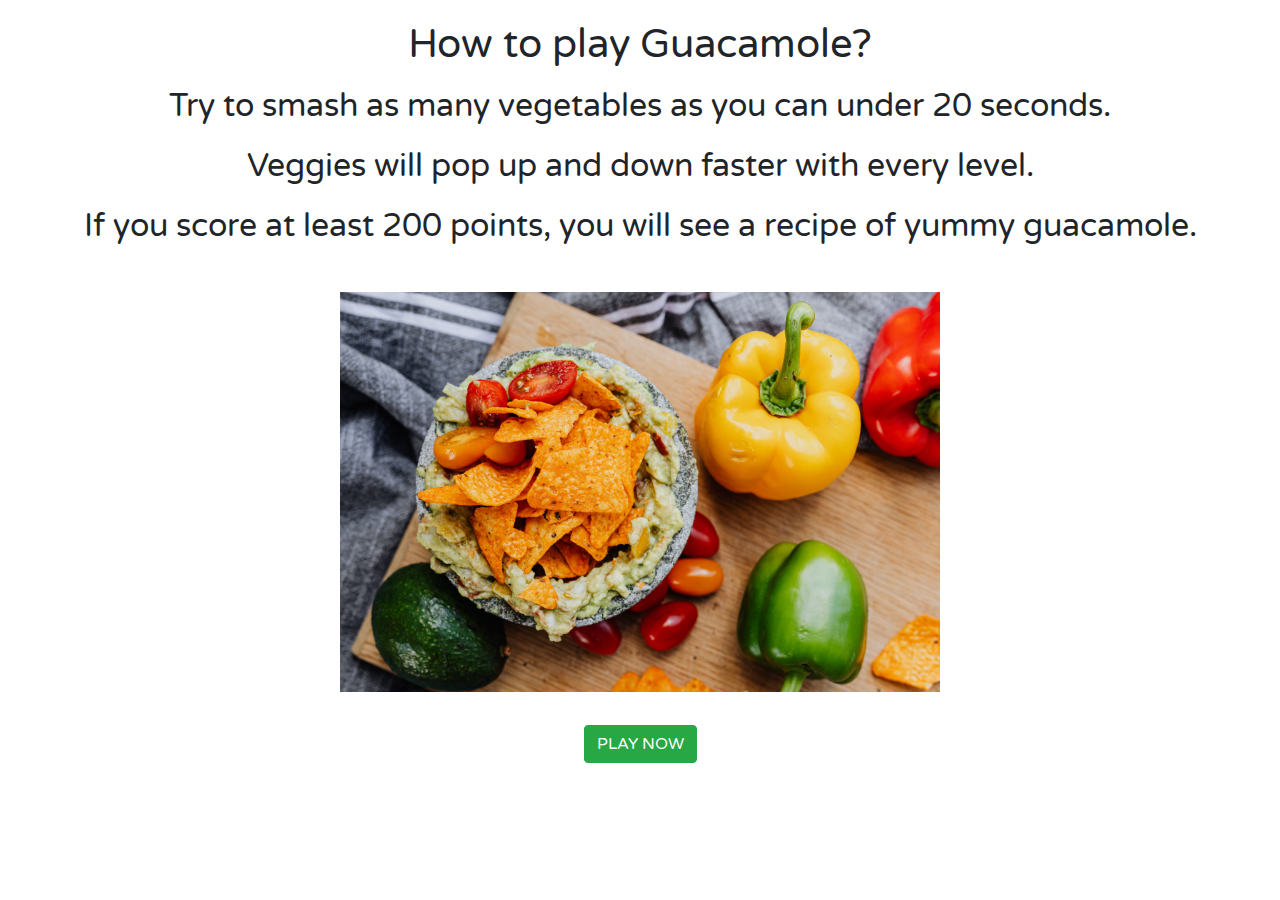
<file: rules.html>
<!DOCTYPE html>
<html lang="en">

<head>
    <meta charset="UTF-8">
    <meta name="viewport" content="width=device-width, initial-scale=1.0">

    <!-- FontAwesome -->
    <link rel="stylesheet" href="https://use.fontawesome.com/releases/v5.12.1/css/all.css" crossorigin="anonymous">

    <!-- Boostrap -->
    <link rel="stylesheet" href="https://stackpath.bootstrapcdn.com/bootstrap/4.5.2/css/bootstrap.min.css" />
    <link rel="https://stackpath.bootstrapcdn.com/bootstrap/4.5.2/js/bootstrap.min.js" />

    <!-- CSS -->
    <link rel="stylesheet" href="assets/css/style.css" type="text/css" />

    <title>Guacamole</title>
</head>

<body>
    <div class="rules">
        <h1>How to play Guacamole?</h1>
        <p>Try to smash as many vegetables as you can under 20 seconds.
            <br> Veggies will pop up and down faster with every level.
            <br>If you score at least 200 points, you will see a recipe of yummy guacamole.
        </p>
        <img id="quacamole" src="assets/images/guacamole.jpg" alt="guacamole">
        <div><button class="btn btn-success" onclick="window.location.href = 'game.html'">PLAY NOW</button></div>
    </div>
</body>

</html>
</file>
<file: assets/css/style.css>
@import url('https://fonts.googleapis.com/css2?family=Varela+Round&display=swap');

body {
font-family: 'Varela Round', sans-serif;
text-align: center;
}

/* Styles for header */
#top {
margin-bottom: 0;
}

#playMusic {
font-size: 1.4rem;
color: green;
width:40px;
height:40px; 
display: block;
margin: auto;
float: left;
border-radius: 5px;
border: 1px solid darkgreen;
padding: 0;
}

.rightButton {
font-size: 1.4rem;
color: green;
width:40px;
height:40px;  
display: block;
margin: auto;
float: right; 
border-radius: 5px;
border: 1px solid darkgreen;
padding: 0;
}

.highScore {
font-size: 1.1rem;
padding: 0;  
}

/* Styles for invitation to play */
.welcome {
position: relative;
}   

.welcome-message {
font-size:4vw;
}

#welcomeAvocado {
width: 100%;
}

#go {
background-color: green;
position: absolute;
top: 50%;
left: 50%;
-ms-transform: translate(-50%, -50%);
-webkit-transform: translate(-50%, -50%);
transform: translate(-50%, -50%);
color: white;
padding: 4px 8px;
border: none;
cursor: pointer;
border-radius: 5px;
}

#playNow {
background-color: green;
position: absolute;
margin: 0;
top: 50%;
left: 50%;
-ms-transform: translate(-50%, -50%);
-webkit-transform: translate(-50%, -50%);
transform: translate(-50%, -50%);
color: white;
padding: 4px 8px;
border: none;
cursor: pointer;
border-radius: 5px;
}

/* Styles for game field */
#game {
position: relative;
background-color: yellow;
overflow: hidden;
}

.veg {
width: 100%;
}

.down {
visibility: hidden;
}

.smashed {
width: 100%;
}

.bowl {
width: 100%;
}

.veg, .bowl {
-webkit-user-select: none;
-ms-user-select: none;
user-select: none;
}

.empty {
height: 20px;
}

.scoreTimeDisplay {
font-size: 22px;
background-color: lightgreen;
}

#timer,
#score {
border: 3px solid #cccccc;
padding: 0 5px;
border-radius: 5px;
}

/* Styles for countdown before the game */
#secondsToStart {
width: 60%;
height: auto;
background:rgba(15, 231, 15, 0.4);
font-size: 1.8rem;
text-align: center;
position: absolute;
top: 50%;
left: 50%;
-ms-transform: translate(-50%, -50%);
-webkit-transform: translate(-50%, -50%);
transform: translate(-50%, -50%);
border: 1px solid darkgreen;
}

@media (min-width: 500px){ 
#top button {
width: 60px;
height: 60px;
}

#secondsToStart {
width: 260px;
height: 160px;
background:rgba(15, 231, 15, 0.4);
font-size: 2rem;
}

#welcomeAvocado {
position: relative;
width: 500px;
height: auto;
}

#go {
padding: 8px 12px;
}

#playNow {
margin: 0;
padding: 12px 24px;
top: 50%;
left: 50%;
-ms-transform: translate(-50%, -50%);
-webkit-transform: translate(-50%, -50%);
transform: translate(-50%, -50%);
}

#game {
width: 500px;
height: auto;
}
}

@media only screen and (min-width: 1500px){
#welcomeAvocado {
width: 900px;
height: auto;
}

#go {
padding: 12px 24px;
}

#playNow {
padding: 12px 24px;
}

.highScore {
font-size: 1.2rem;
}

#game {
margin-top: 30px;
width: 900px;
height: 950px;
}

.veg {
width: 100%;
height: 200px;
}

.down {
visibility: hidden;
}

.smashed {
width: 100%;
height: 200px;
}

.bowl {
width: 100%;
height: 100px;
}

.empty {
height: 20px;
    }
}

/* Styles for rules page */
.rules {
text-align: center;
padding: 20px;
font-size: 1.2rem;
}

#quacamole {
width: 80%;
margin: 20px auto;
}

@media (min-width: 990px){
#quacamole {
width: 600px;
}

.rules {
text-align: center;
padding: 20px;
line-height: 60px;
font-size: 32px;
    }
}

/* Styles for modals */
.modal {
width: 80vw;
height: auto;
background-color: white;
color: black;
opacity: 0.9 !important;
margin: 20px;
font-size: 1.2rem;
}

.modal-header{
background-color: darkgreen;
color: white;
}

/* Styles for recipe page */
.congratsHeader {
width: 90%;
margin: 20px auto;
}

.congratsHeader hr {
height: 2px;
color: darkgreen;
background-color: darkgreen;
}

.congratsHeader p {
font-size: 1.4rem;
}

.congrats {
text-align: left;
width: 80vw;
margin-top: 20px;
margin-left: auto;
margin-right: auto;
}

#avocadoWin {
width: 100%;
}

#playAgain button {
margin: 10px 5px 30px 5px;
}
</file>
